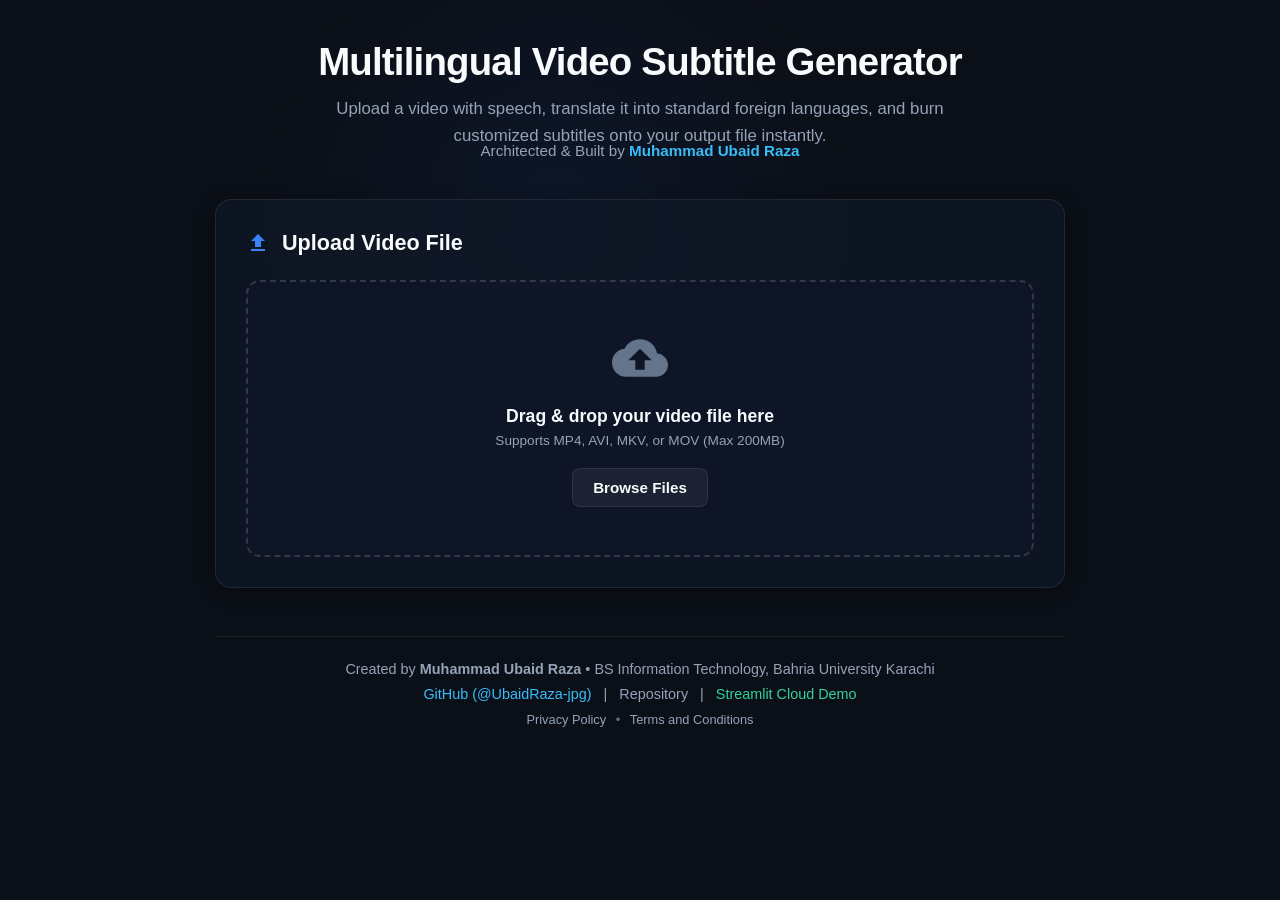
<file: frontend/index.html>
<!DOCTYPE html>
<html lang="en">
<head>
    <meta charset="UTF-8">
    <meta name="viewport" content="width=device-width, initial-scale=1.0">
    
    <!-- Primary Technical SEO Metadata -->
    <title>Multilingual Video Subtitle Generator | Muhammad Ubaid Raza</title>
    <meta name="google-site-verification" content="F4UPs5_wAIRRVZsRCsarLixdst_ftJ0lkG1vt6UvcyQ" />
    <meta name="description" content="AI-powered Multilingual Video Subtitle Generator developed by Muhammad Ubaid Raza. Transcribe, translate, edit timelines, and hardcode customizable subtitles into videos using Whisper, FFmpeg, Streamlit, and FastAPI.">
    <meta name="keywords" content="Muhammad Ubaid Raza, UbaidRaza-jpg, Multilingual Video Subtitle Generator, AI Subtitles, Whisper Transcription, Video Subtitle Editor, Streamlit Subtitle App, FFmpeg Subtitles, Python Subtitle Generator">
    <meta name="author" content="Muhammad Ubaid Raza">
    <meta name="robots" content="index, follow">
    <link rel="canonical" href="https://built-by-ubaid-multilingual-video-subtitle-generator.streamlit.app/">
    <link rel="icon" type="image/svg+xml" href="favicon.svg">

    <!-- Open Graph Metadata -->
    <meta property="og:type" content="website">
    <meta property="og:title" content="Multilingual Video Subtitle Generator | Muhammad Ubaid Raza">
    <meta property="og:description" content="AI-powered tool to transcribe, translate, edit timelines, and burn subtitles into videos. Created by Muhammad Ubaid Raza.">
    <meta property="og:url" content="https://built-by-ubaid-multilingual-video-subtitle-generator.streamlit.app/">
    <meta property="og:site_name" content="Muhammad Ubaid Raza Portfolio">

    <!-- Twitter Card Metadata -->
    <meta name="twitter:card" content="summary_large_image">
    <meta name="twitter:title" content="Multilingual Video Subtitle Generator | Muhammad Ubaid Raza">
    <meta name="twitter:description" content="AI-powered video subtitle transcription and translation tool by Muhammad Ubaid Raza.">
    <meta name="twitter:creator" content="@UbaidRaza-jpg">

    <!-- Schema.org JSON-LD Structured Data Graph -->
    <script type="application/ld+json">
    {
      "@context": "https://schema.org",
      "@graph": [
        {
          "@type": "Person",
          "@id": "https://github.com/UbaidRaza-jpg#person",
          "name": "Muhammad Ubaid Raza",
          "alternateName": ["UbaidRaza-jpg", "Ubaid Raza"],
          "jobTitle": "Software Developer & AI Engineer",
          "alumniOf": {
            "@type": "EducationalOrganization",
            "name": "Bahria University Karachi"
          },
          "url": "https://github.com/UbaidRaza-jpg",
          "sameAs": [
            "https://github.com/UbaidRaza-jpg",
            "https://www.linkedin.com/in/",
            "https://built-by-ubaid-multilingual-video-subtitle-generator.streamlit.app/"
          ],
          "knowsAbout": [
            "Artificial Intelligence",
            "Python Software Engineering",
            "Video Subtitle Processing",
            "Speech Recognition",
            "FastAPI & Streamlit",
            "C++ Programming"
          ]
        },
        {
          "@type": "SoftwareApplication",
          "@id": "https://github.com/UbaidRaza-jpg/Multilingual-Video-Subtitle-Generator#software",
          "name": "Multilingual Video Subtitle Generator",
          "operatingSystem": "Cross-platform (Linux, Windows, macOS, Web)",
          "applicationCategory": "MultimediaApplication",
          "description": "AI-powered web application for speech-to-text video transcription, translation, interactive segment editing, and customizable subtitle hardcoding.",
          "url": "https://built-by-ubaid-multilingual-video-subtitle-generator.streamlit.app/",
          "codeRepository": "https://github.com/UbaidRaza-jpg/Multilingual-Video-Subtitle-Generator",
          "author": {
            "@type": "Person",
            "@id": "https://github.com/UbaidRaza-jpg#person",
            "name": "Muhammad Ubaid Raza"
          }
        }
      ]
    }
    </script>

    <link rel="stylesheet" href="styles.css">
</head>
<body>
    <div class="container">
        <!-- Hero Header -->
        <header class="hero-header">
            <h1 class="hero-title">Multilingual Video Subtitle Generator</h1>
            <p class="hero-subtitle">Upload a video with speech, translate it into standard foreign languages, and burn customized subtitles onto your output file instantly.</p>
            <p class="hero-attribution" style="color: var(--text-secondary); font-size: 0.95rem; margin-top: -0.5rem; margin-bottom: 1.5rem;">
                Architected &amp; Built by <strong><a href="https://github.com/UbaidRaza-jpg" target="_blank" rel="noopener" style="color: #38BDF8; text-decoration: none;">Muhammad Ubaid Raza</a></strong>
            </p>
        </header>

        <!-- Main Workspace -->
        <main class="workspace">
            <!-- Phase 1: Upload Panel -->
            <section id="upload-panel" class="card">
                <div class="card-header">
                    <svg class="header-icon" viewBox="0 0 24 24"><path fill="currentColor" d="M9 16h6v-6h4l-7-7-7 7h4v6zm-4 2h14v2H5v-2z"/></svg>
                    <h2>Upload Video File</h2>
                </div>
                <div class="upload-dropzone" id="dropzone">
                    <input type="file" id="video-file-input" accept=".mp4,.avi,.mkv,.mov" style="display: none;">
                    <div class="dropzone-content">
                        <svg class="upload-large-icon" viewBox="0 0 24 24"><path fill="currentColor" d="M19.35 10.04C18.67 6.59 15.64 4 12 4 9.11 4 6.6 5.64 5.35 8.04 2.34 8.36 0 10.91 0 14c0 3.31 2.69 6 6 6h13c2.76 0 5-2.24 5-5 0-2.64-2.05-4.78-4.65-4.96zM14 13v4h-4v-4H7l5-5 5 5h-3z"/></svg>
                        <p class="dropzone-text-primary">Drag &amp; drop your video file here</p>
                        <p class="dropzone-text-secondary">Supports MP4, AVI, MKV, or MOV (Max 200MB)</p>
                        <button type="button" class="btn btn-secondary" onclick="document.getElementById('video-file-input').click()">Browse Files</button>
                    </div>
                </div>
                <div id="file-info" class="file-info-block" style="display: none;">
                    <svg class="file-icon" viewBox="0 0 24 24"><path fill="currentColor" d="M17 10.5V7c0-.55-.45-1-1-1H4c-.55 0-1 .45-1 1v10c0 .55.45 1 1 1h12c.55 0 1-.45 1-1v-3.5l4 4v-11l-4 4z"/></svg>
                    <span id="selected-file-name" class="file-name">video.mp4</span>
                    <button type="button" class="btn-icon" id="remove-file-btn" title="Remove video">
                        <svg viewBox="0 0 24 24"><path fill="currentColor" d="M19 6.41L17.59 5 12 10.59 6.41 5 5 6.41 10.59 12 5 17.59 6.41 19 12 13.41 17.59 19 19 17.59 13.41 12z"/></svg>
                    </button>
                </div>
            </section>

            <!-- Phase 2: Configuration Panel (Hidden by default, displayed after upload) -->
            <section id="config-panel" class="card" style="display: none;">
                <div class="card-header">
                    <svg class="header-icon" viewBox="0 0 24 24"><path fill="currentColor" d="M19.43 12.98c.04-.32.07-.64.07-.98s-.03-.66-.07-.98l2.11-1.65c.19-.15.24-.42.12-.64l-2-3.46c-.12-.22-.39-.3-.61-.22l-2.49 1c-.52-.4-1.08-.73-1.69-.98l-.38-2.65C14.46 2.18 14.25 2 14 2h-4c-.25 0-.46.18-.49.42l-.38 2.65c-.61.25-1.17.59-1.69.98l-2.49-1c-.23-.09-.49 0-.61.22l-2 3.46c-.13.22-.07.49.12.64l2.11 1.65c-.04.32-.07.65-.07.98s.03.66.07.98l-2.11 1.65c-.19.15-.24.42-.12.64l2 3.46c.12.22.39.3.61.22l2.49-1c.52.4 1.08.73 1.69.98l.38 2.65c.03.24.24.42.49.42h4c.25 0 .46-.18.49-.42l.38-2.65c.61-.25 1.17-.59 1.69-.98l2.49 1c.23.09.49 0 .61-.22l2-3.46c.12-.22.07-.49-.12-.64l-2.11-1.65zM12 15.5c-1.93 0-3.5-1.57-3.5-3.5s1.57-3.5 3.5-3.5 3.5 1.57 3.5 3.5-1.57 3.5-3.5 3.5z"/></svg>
                    <h2>Subtitle Settings &amp; Styling</h2>
                </div>

                <form id="config-form">
                    <!-- Styling Row 1 -->
                    <div class="form-grid-3">
                        <div class="form-group">
                            <label for="font-name-select">Font Name:</label>
                            <select id="font-name-select" class="form-control">
                                <option value="Arial" selected>Arial</option>
                                <option value="Arial Black">Arial Black</option>
                                <option value="Calibri">Calibri</option>
                                <option value="Comic Sans MS">Comic Sans MS</option>
                                <option value="Consolas">Consolas</option>
                                <option value="Courier New">Courier New</option>
                                <option value="Georgia">Georgia</option>
                                <option value="Impact">Impact</option>
                                <option value="Tahoma">Tahoma</option>
                                <option value="Times New Roman">Times New Roman</option>
                                <option value="Trebuchet MS">Trebuchet MS</option>
                                <option value="Verdana">Verdana</option>
                            </select>
                        </div>
                        <div class="form-group">
                            <label for="font-size-select">Font Size:</label>
                            <select id="font-size-select" class="form-control">
                                <option value="16">Small (16px)</option>
                                <option value="20" selected>Medium (20px)</option>
                                <option value="24">Large (24px)</option>
                                <option value="32">Extra Large (32px)</option>
                            </select>
                        </div>
                        <div class="form-group">
                            <label for="font-color-select">Font Color:</label>
                            <select id="font-color-select" class="form-control">
                                <option value="&amp;H00FFFFFF" selected>White</option>
                                <option value="&amp;H0000FFFF">Yellow</option>
                                <option value="&amp;H00FFFF00">Cyan</option>
                                <option value="&amp;H000000FF">Red</option>
                                <option value="&amp;H0000FF00">Green</option>
                                <option value="&amp;H00FF0000">Blue</option>
                            </select>
                        </div>
                    </div>

                    <!-- Full-Width Live Font Preview Block -->
                    <div class="font-preview-banner" id="font-preview-box">
                        <span id="font-preview-text">Arial Style Preview</span>
                    </div>

                    <!-- Styling Row 2 -->
                    <div class="form-grid-3">
                        <div class="form-group">
                            <label for="position-select">Position:</label>
                            <select id="position-select" class="form-control">
                                <optgroup label="Top Options">
                                    <option value="7">Top Left</option>
                                    <option value="8">Top Center</option>
                                    <option value="9">Top Right</option>
                                </optgroup>
                                <optgroup label="Middle Options">
                                    <option value="4">Middle Left</option>
                                    <option value="5">Middle Center</option>
                                    <option value="6">Middle Right</option>
                                </optgroup>
                                <optgroup label="Bottom Options">
                                    <option value="1">Bottom Left</option>
                                    <option value="2" selected>Bottom Center</option>
                                    <option value="3">Bottom Right</option>
                                </optgroup>
                            </select>
                        </div>
                        <div class="form-group">
                            <label for="bg-style-select">Subtitle Background Style:</label>
                            <select id="bg-style-select" class="form-control">
                                <option value="outline" selected>Standard Text Outline</option>
                                <option value="box">Netflix-Style Bounding Box</option>
                            </select>
                        </div>
                        <div class="form-group">
                            <label for="target-lang-select">Target Language:</label>
                            <select id="target-lang-select" class="form-control">
                                <option value="en" selected>English (Global)</option>
                                <option value="es">Spanish (Español)</option>
                                <option value="fr">French (Français)</option>
                                <option value="de">German (Deutsch)</option>
                                <option value="it">Italian (Italiano)</option>
                                <option value="pt">Portuguese (Português)</option>
                                <option value="zh-cn">Chinese (Simplified)</option>
                                <option value="ja">Japanese (日本語)</option>
                                <option value="ur">Urdu (اردو)</option>
                                <option value="ar">Arabic (العربية)</option>
                                <option value="hi">Hindi (हिन्दी)</option>
                                <option value="ru">Russian (Русский)</option>
                            </select>
                        </div>
                    </div>

                    <!-- Row 3: Advanced Settings -->
                    <div class="form-grid-3">
                        <div class="form-group">
                            <label for="accuracy-select">Accuracy:</label>
                            <select id="accuracy-select" class="form-control">
                                <option value="base" selected>Fast / Standard Accuracy (Recommended)</option>
                                <option value="small">High Accuracy (Requires More RAM)</option>
                            </select>
                        </div>
                        <div class="form-group">
                            <label for="resolution-select">Export Resolution:</label>
                            <select id="resolution-select" class="form-control">
                                <option value="original" selected>Original Resolution (Fastest)</option>
                                <option value="720p">Standard HD (720p)</option>
                                <option value="480p">Mobile Optimized (480p)</option>
                            </select>
                        </div>
                        <div class="form-group">
                            <label for="timing-select">Subtitle Timing Layout:</label>
                            <select id="timing-select" class="form-control">
                                <option value="line_by_line" selected>Line by Line</option>
                                <option value="word_by_word">Word by Word</option>
                            </select>
                        </div>
                    </div>

                    <!-- Row 4: Optional Configs -->
                    <div class="form-grid-2">
                        <div class="form-group">
                            <label for="email-input">Email Notification (Optional):</label>
                            <input type="email" id="email-input" class="form-control" placeholder="Enter email to get notified when ready">
                        </div>
                        <div class="form-group flex-row-align">
                            <input type="checkbox" id="bilingual-checkbox" class="checkbox-control">
                            <label for="bilingual-checkbox" class="checkbox-label">Enable Bilingual Subtitles (Stack Original + Translation)</label>
                        </div>
                    </div>

                    <div class="action-bar">
                        <button type="button" id="prepare-subtitles-btn" class="btn btn-primary">Prepare &amp; Edit Subtitles</button>
                    </div>
                </form>
            </section>

            <!-- Phase 3: Interactive Timeline Editor Panel (Hidden by default) -->
            <section id="editor-panel" class="card" style="display: none;">
                <div class="card-header justify-between">
                    <div class="flex-align">
                        <svg class="header-icon" viewBox="0 0 24 24"><path fill="currentColor" d="M3 17.25V21h3.75L17.81 9.94l-3.75-3.75L3 17.25zM20.71 7.04c.39-.39.39-1.02 0-1.41l-2.34-2.34c-.39-.39-1.02-.39-1.41 0l-1.83 1.83 3.75 3.75 1.83-1.83z"/></svg>
                        <h2>Edit Subtitle Timelines</h2>
                    </div>
                    <button type="button" class="btn btn-secondary btn-sm" id="editor-reconfigure-btn">Adjust Styling Options</button>
                </div>
                <p class="editor-instructions">Review and modify the generated segments below. You can correct timestamps or edit subtitle lines before producing the final burned video.</p>
                
                <!-- Dynamic Editor Timeline Container -->
                <div id="timeline-list" class="timeline-list">
                    <!-- Segment items will be inserted here dynamically -->
                </div>

                <div class="action-bar border-top">
                    <button type="button" id="start-over-editor-btn" class="btn btn-danger">Start Over</button>
                    <button type="button" id="generate-video-btn" class="btn btn-primary">Generate Subtitled Video</button>
                </div>
            </section>

            <!-- Phase 4: Download Dialogue (Hidden by default) -->
            <section id="download-panel" class="card" style="display: none;">
                <div class="card-header">
                    <svg class="header-icon" viewBox="0 0 24 24"><path fill="currentColor" d="M19.35 10.04C18.67 6.59 15.64 4 12 4 9.11 4 6.6 5.64 5.35 8.04 2.34 8.36 0 10.91 0 14c0 3.31 2.69 6 6 6h13c2.76 0 5-2.24 5-5 0-2.64-2.05-4.78-4.65-4.96zM17 13l-5 5-5-5h3V9h4v4h3z"/></svg>
                    <h2>Your Files are Ready!</h2>
                </div>
                <div class="download-content">
                    <div class="download-preview-success">
                        <svg class="success-check-icon" viewBox="0 0 24 24"><path fill="currentColor" d="M9 16.17L4.83 12l-1.42 1.41L9 19 21 7l-1.41-1.41z"/></svg>
                        <p class="success-text">Subtitled video was compiled successfully!</p>
                    </div>

                    <div class="download-actions">
                        <a href="#" id="download-video-link" class="btn btn-success flex-center" download>
                            <svg class="btn-icon-inside" viewBox="0 0 24 24"><path fill="currentColor" d="M19.35 10.04C18.67 6.59 15.64 4 12 4 9.11 4 6.6 5.64 5.35 8.04 2.34 8.36 0 10.91 0 14c0 3.31 2.69 6 6 6h13c2.76 0 5-2.24 5-5 0-2.64-2.05-4.78-4.65-4.96zM17 13l-5 5-5-5h3V9h4v4h3z"/></svg>
                            Download Subtitled Video (.MP4)
                        </a>
                        <button type="button" id="download-srt-btn" class="btn btn-secondary flex-center">
                            <svg class="btn-icon-inside" viewBox="0 0 24 24"><path fill="currentColor" d="M14 2H6c-1.1 0-1.99.9-1.99 2L4 20c0 1.1.89 2 1.99 2H18c1.1 0 2-.9 2-2V8l-6-6zm2 16H8v-2h8v2zm0-4H8v-2h8v2zm-3-5V3.5L18.5 9H13z"/></svg>
                            Download Subtitle File (.SRT)
                        </button>
                    </div>

                    <div class="action-bar border-top" style="justify-content: space-between;">
                        <button type="button" id="edit-styles-back-btn" class="btn btn-secondary">Edit Styling Options</button>
                        <button type="button" id="upload-another-btn" class="btn btn-danger">Upload Another Video</button>
                    </div>
                </div>
            </section>
        </main>

        <!-- Developer Attribution & Legal Footer -->
        <footer style="margin-top: 3rem; padding: 1.5rem 0; text-align: center; border-top: 1px solid rgba(255,255,255,0.08); color: #94A3B8; font-size: 0.9rem;">
            <p style="margin-bottom: 0.6rem;">
                Created by <strong>Muhammad Ubaid Raza</strong> &bull; BS Information Technology, Bahria University Karachi
            </p>
            <p style="margin-bottom: 0.6rem;">
                <a href="https://github.com/UbaidRaza-jpg" target="_blank" rel="noopener" style="color: #38BDF8; margin: 0 8px; text-decoration: none;">GitHub (@UbaidRaza-jpg)</a> |
                <a href="https://github.com/UbaidRaza-jpg/Multilingual-Video-Subtitle-Generator" target="_blank" rel="noopener" style="color: #94A3B8; margin: 0 8px; text-decoration: none;">Repository</a> |
                <a href="https://built-by-ubaid-multilingual-video-subtitle-generator.streamlit.app/" target="_blank" rel="noopener" style="color: #34D399; margin: 0 8px; text-decoration: none;">Streamlit Cloud Demo</a>
            </p>
            <p style="font-size: 0.8rem; color: #64748B;">
                <a href="privacy.html" style="color: #94A3B8; text-decoration: none; margin: 0 6px;">Privacy Policy</a> &bull;
                <a href="terms.html" style="color: #94A3B8; text-decoration: none; margin: 0 6px;">Terms and Conditions</a>
            </p>
        </footer>
    </div>

    <!-- Live Processing Spinner Modal -->
    <div id="loading-overlay" class="modal-overlay" style="display: none;">
        <div class="loader-container">
            <div class="clean-spinner"></div>
            <div class="loader-title" id="loading-title">Processing</div>
            <div class="loader-subtitle" id="loading-subtitle">Please wait while the server processes your request...</div>
        </div>
    </div>

    <script src="main.js"></script>
</body>
</html>
</file>
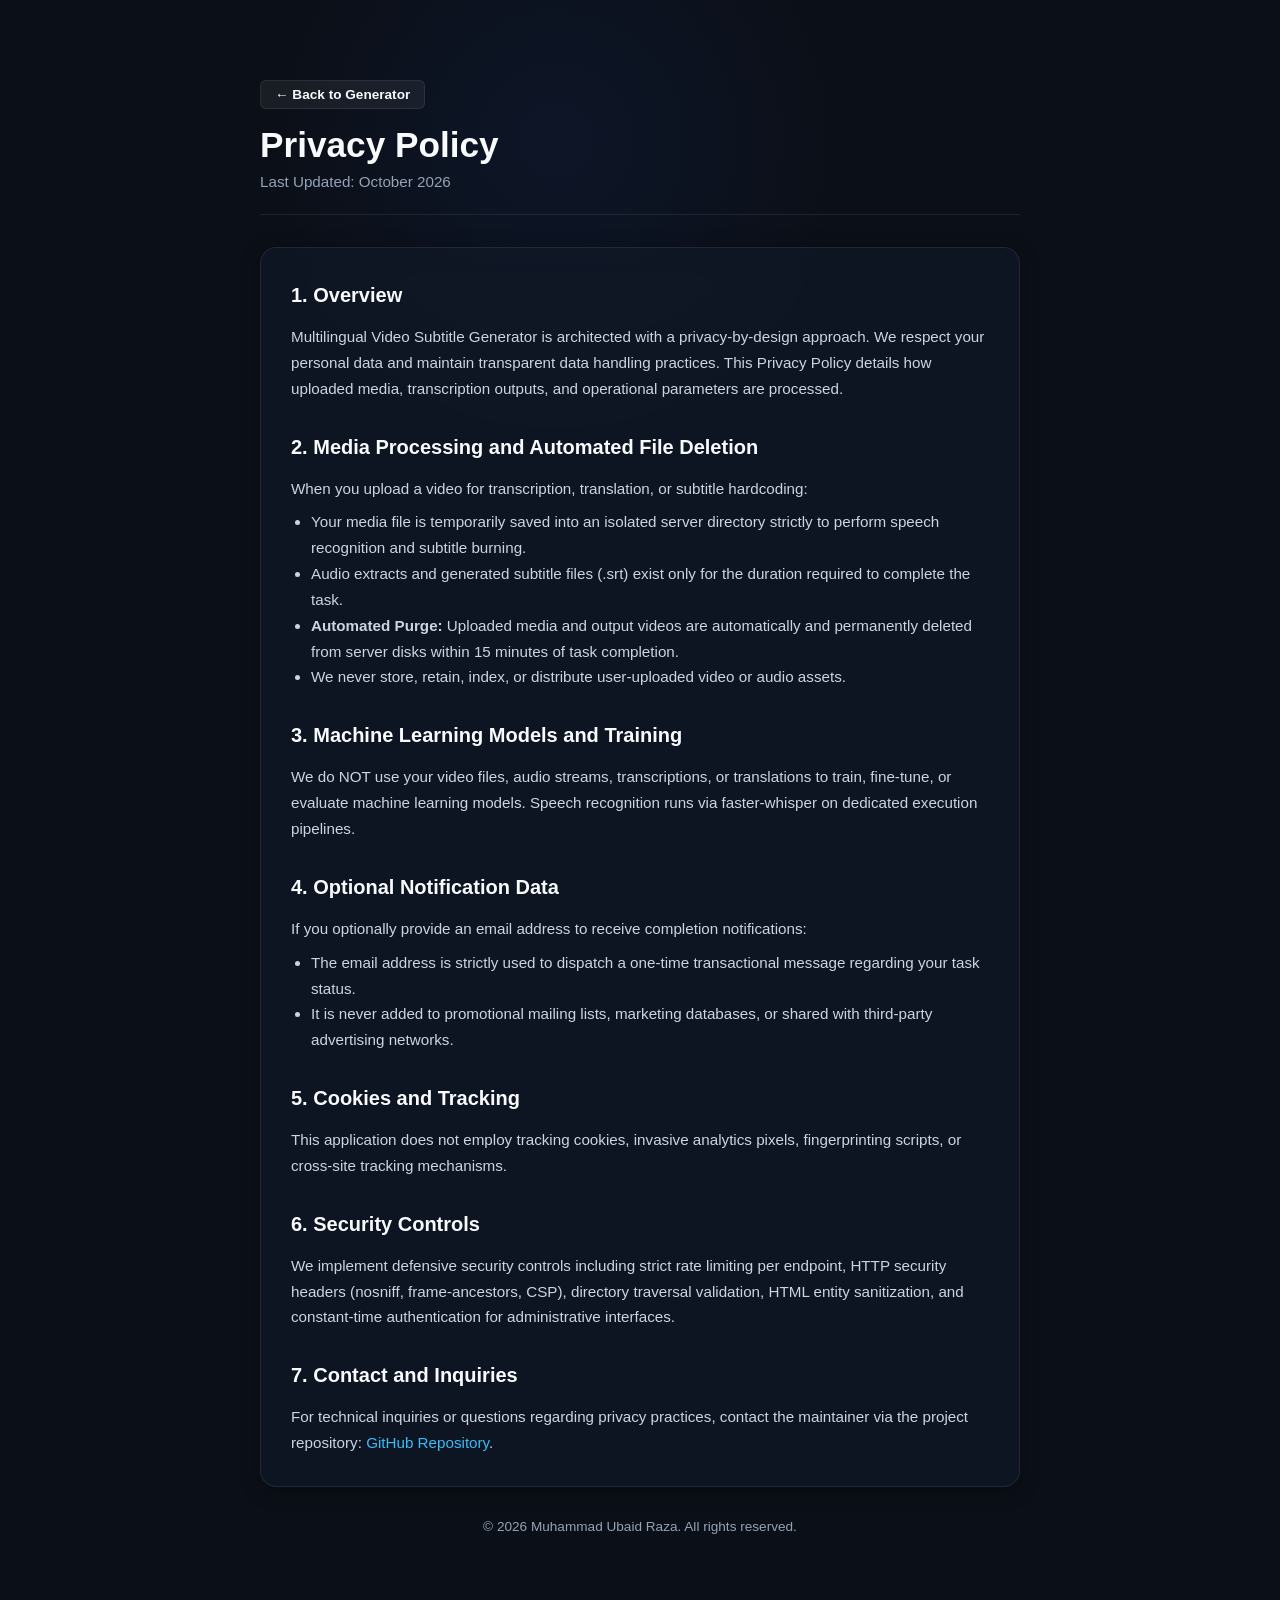
<file: frontend/privacy.html>
<!DOCTYPE html>
<html lang="en">
<head>
    <meta charset="UTF-8">
    <meta name="viewport" content="width=device-width, initial-scale=1.0">
    <title>Privacy Policy - Multilingual Video Subtitle Generator</title>
    <meta name="description" content="Privacy Policy for Multilingual Video Subtitle Generator. Learn how user video files, transcription data, and optional notification details are protected.">
    <link rel="icon" type="image/svg+xml" href="favicon.svg">
    <link rel="stylesheet" href="styles.css">
</head>
<body>
    <div class="container" style="max-width: 800px; padding: 40px 20px;">
        <header style="margin-bottom: 32px; border-bottom: 1px solid var(--border-color); padding-bottom: 24px;">
            <a href="index.html" class="btn btn-secondary btn-sm" style="margin-bottom: 16px; display: inline-flex;">&larr; Back to Generator</a>
            <h1 style="font-family: var(--font-heading); font-size: 2.2rem; font-weight: 700; color: #F8FAFC; margin-bottom: 8px;">Privacy Policy</h1>
            <p style="color: var(--text-secondary); font-size: 0.95rem;">Last Updated: October 2026</p>
        </header>

        <main class="card" style="line-height: 1.7; color: #CBD5E1; font-size: 0.95rem;">
            <section style="margin-bottom: 28px;">
                <h2 style="font-size: 1.25rem; color: #F8FAFC; margin-bottom: 12px; font-weight: 600;">1. Overview</h2>
                <p>
                    Multilingual Video Subtitle Generator is architected with a privacy-by-design approach. We respect your personal data and maintain transparent data handling practices. This Privacy Policy details how uploaded media, transcription outputs, and operational parameters are processed.
                </p>
            </section>

            <section style="margin-bottom: 28px;">
                <h2 style="font-size: 1.25rem; color: #F8FAFC; margin-bottom: 12px; font-weight: 600;">2. Media Processing and Automated File Deletion</h2>
                <p>
                    When you upload a video for transcription, translation, or subtitle hardcoding:
                </p>
                <ul style="margin-left: 20px; margin-top: 8px; margin-bottom: 8px;">
                    <li>Your media file is temporarily saved into an isolated server directory strictly to perform speech recognition and subtitle burning.</li>
                    <li>Audio extracts and generated subtitle files (.srt) exist only for the duration required to complete the task.</li>
                    <li><strong>Automated Purge:</strong> Uploaded media and output videos are automatically and permanently deleted from server disks within 15 minutes of task completion.</li>
                    <li>We never store, retain, index, or distribute user-uploaded video or audio assets.</li>
                </ul>
            </section>

            <section style="margin-bottom: 28px;">
                <h2 style="font-size: 1.25rem; color: #F8FAFC; margin-bottom: 12px; font-weight: 600;">3. Machine Learning Models and Training</h2>
                <p>
                    We do NOT use your video files, audio streams, transcriptions, or translations to train, fine-tune, or evaluate machine learning models. Speech recognition runs via faster-whisper on dedicated execution pipelines.
                </p>
            </section>

            <section style="margin-bottom: 28px;">
                <h2 style="font-size: 1.25rem; color: #F8FAFC; margin-bottom: 12px; font-weight: 600;">4. Optional Notification Data</h2>
                <p>
                    If you optionally provide an email address to receive completion notifications:
                </p>
                <ul style="margin-left: 20px; margin-top: 8px; margin-bottom: 8px;">
                    <li>The email address is strictly used to dispatch a one-time transactional message regarding your task status.</li>
                    <li>It is never added to promotional mailing lists, marketing databases, or shared with third-party advertising networks.</li>
                </ul>
            </section>

            <section style="margin-bottom: 28px;">
                <h2 style="font-size: 1.25rem; color: #F8FAFC; margin-bottom: 12px; font-weight: 600;">5. Cookies and Tracking</h2>
                <p>
                    This application does not employ tracking cookies, invasive analytics pixels, fingerprinting scripts, or cross-site tracking mechanisms.
                </p>
            </section>

            <section style="margin-bottom: 28px;">
                <h2 style="font-size: 1.25rem; color: #F8FAFC; margin-bottom: 12px; font-weight: 600;">6. Security Controls</h2>
                <p>
                    We implement defensive security controls including strict rate limiting per endpoint, HTTP security headers (nosniff, frame-ancestors, CSP), directory traversal validation, HTML entity sanitization, and constant-time authentication for administrative interfaces.
                </p>
            </section>

            <section>
                <h2 style="font-size: 1.25rem; color: #F8FAFC; margin-bottom: 12px; font-weight: 600;">7. Contact and Inquiries</h2>
                <p>
                    For technical inquiries or questions regarding privacy practices, contact the maintainer via the project repository: 
                    <a href="https://github.com/UbaidRaza-jpg/Multilingual-Video-Subtitle-Generator" target="_blank" rel="noopener" style="color: #38BDF8; text-decoration: none;">GitHub Repository</a>.
                </p>
            </section>
        </main>

        <footer style="margin-top: 32px; text-align: center; color: var(--text-secondary); font-size: 0.85rem;">
            <p>&copy; 2026 Muhammad Ubaid Raza. All rights reserved.</p>
        </footer>
    </div>
</body>
</html>
</file>
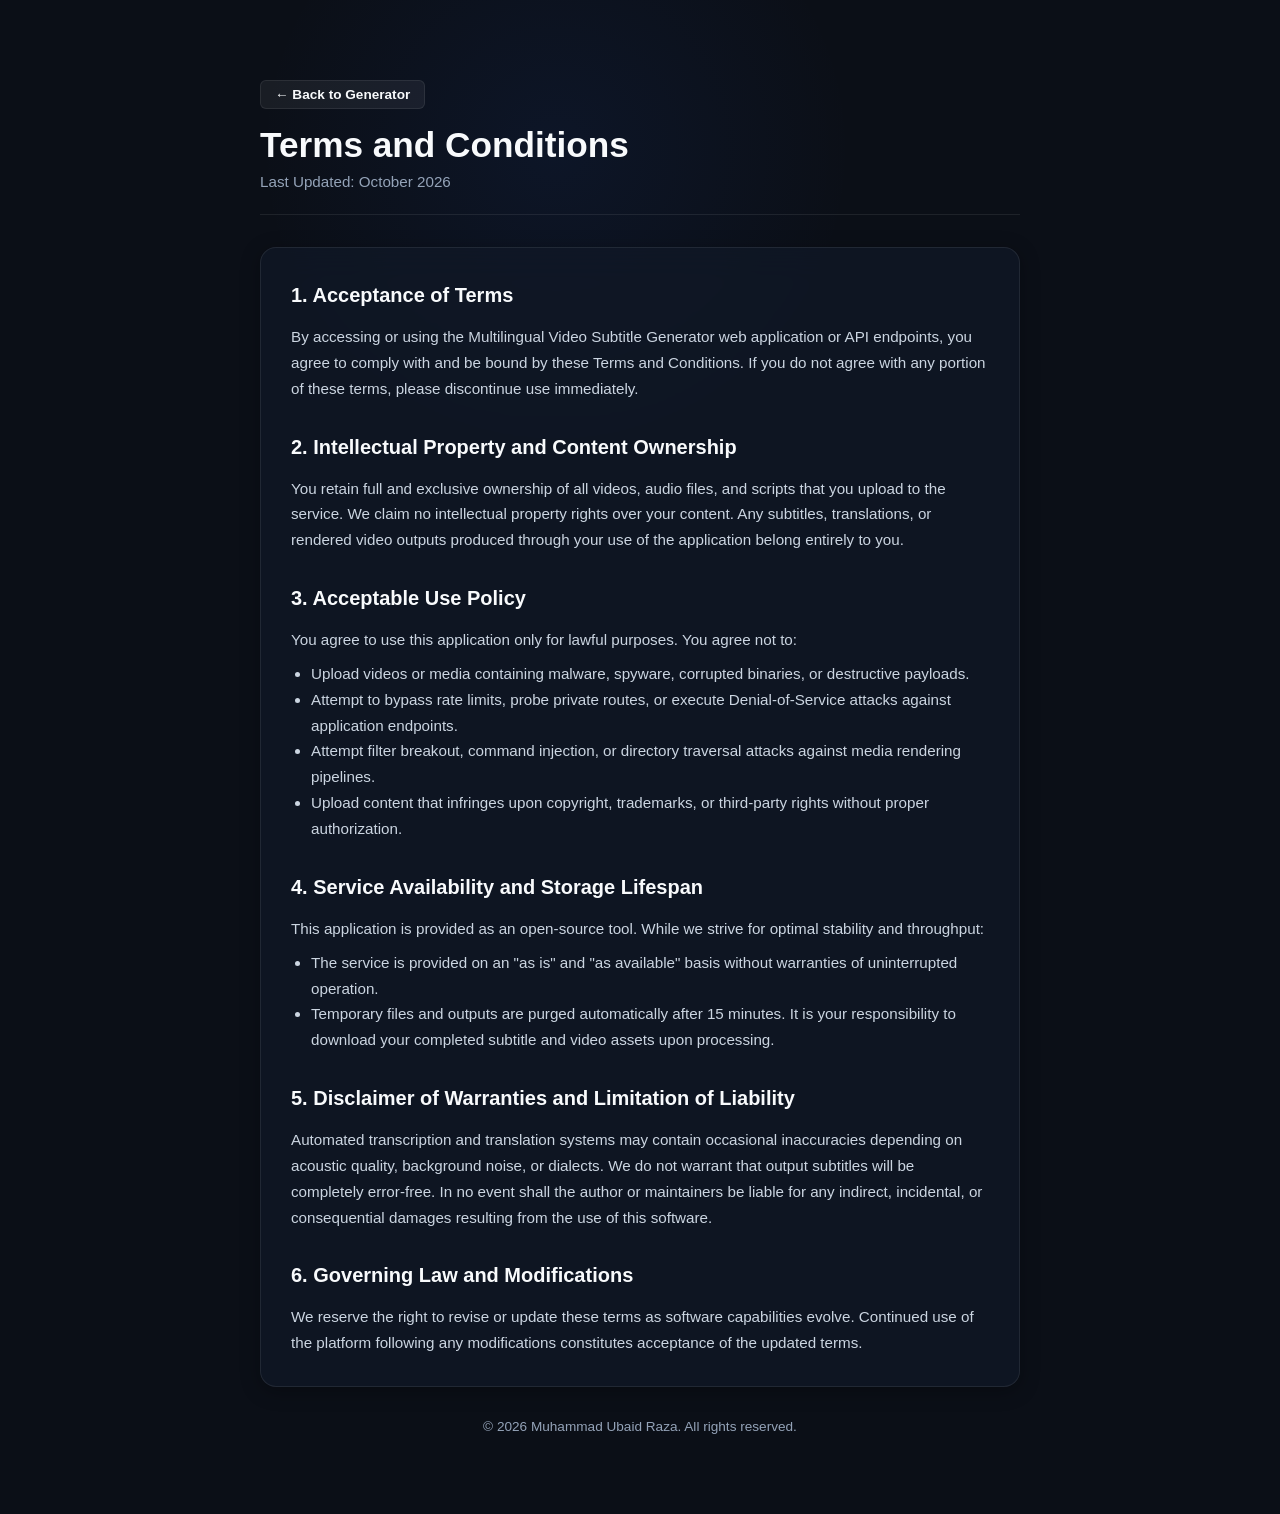
<file: frontend/terms.html>
<!DOCTYPE html>
<html lang="en">
<head>
    <meta charset="UTF-8">
    <meta name="viewport" content="width=device-width, initial-scale=1.0">
    <title>Terms and Conditions - Multilingual Video Subtitle Generator</title>
    <meta name="description" content="Terms and Conditions for Multilingual Video Subtitle Generator. Rules, acceptable use, ownership, and service guidelines.">
    <link rel="icon" type="image/svg+xml" href="favicon.svg">
    <link rel="stylesheet" href="styles.css">
</head>
<body>
    <div class="container" style="max-width: 800px; padding: 40px 20px;">
        <header style="margin-bottom: 32px; border-bottom: 1px solid var(--border-color); padding-bottom: 24px;">
            <a href="index.html" class="btn btn-secondary btn-sm" style="margin-bottom: 16px; display: inline-flex;">&larr; Back to Generator</a>
            <h1 style="font-family: var(--font-heading); font-size: 2.2rem; font-weight: 700; color: #F8FAFC; margin-bottom: 8px;">Terms and Conditions</h1>
            <p style="color: var(--text-secondary); font-size: 0.95rem;">Last Updated: October 2026</p>
        </header>

        <main class="card" style="line-height: 1.7; color: #CBD5E1; font-size: 0.95rem;">
            <section style="margin-bottom: 28px;">
                <h2 style="font-size: 1.25rem; color: #F8FAFC; margin-bottom: 12px; font-weight: 600;">1. Acceptance of Terms</h2>
                <p>
                    By accessing or using the Multilingual Video Subtitle Generator web application or API endpoints, you agree to comply with and be bound by these Terms and Conditions. If you do not agree with any portion of these terms, please discontinue use immediately.
                </p>
            </section>

            <section style="margin-bottom: 28px;">
                <h2 style="font-size: 1.25rem; color: #F8FAFC; margin-bottom: 12px; font-weight: 600;">2. Intellectual Property and Content Ownership</h2>
                <p>
                    You retain full and exclusive ownership of all videos, audio files, and scripts that you upload to the service. We claim no intellectual property rights over your content. Any subtitles, translations, or rendered video outputs produced through your use of the application belong entirely to you.
                </p>
            </section>

            <section style="margin-bottom: 28px;">
                <h2 style="font-size: 1.25rem; color: #F8FAFC; margin-bottom: 12px; font-weight: 600;">3. Acceptable Use Policy</h2>
                <p>
                    You agree to use this application only for lawful purposes. You agree not to:
                </p>
                <ul style="margin-left: 20px; margin-top: 8px; margin-bottom: 8px;">
                    <li>Upload videos or media containing malware, spyware, corrupted binaries, or destructive payloads.</li>
                    <li>Attempt to bypass rate limits, probe private routes, or execute Denial-of-Service attacks against application endpoints.</li>
                    <li>Attempt filter breakout, command injection, or directory traversal attacks against media rendering pipelines.</li>
                    <li>Upload content that infringes upon copyright, trademarks, or third-party rights without proper authorization.</li>
                </ul>
            </section>

            <section style="margin-bottom: 28px;">
                <h2 style="font-size: 1.25rem; color: #F8FAFC; margin-bottom: 12px; font-weight: 600;">4. Service Availability and Storage Lifespan</h2>
                <p>
                    This application is provided as an open-source tool. While we strive for optimal stability and throughput:
                </p>
                <ul style="margin-left: 20px; margin-top: 8px; margin-bottom: 8px;">
                    <li>The service is provided on an "as is" and "as available" basis without warranties of uninterrupted operation.</li>
                    <li>Temporary files and outputs are purged automatically after 15 minutes. It is your responsibility to download your completed subtitle and video assets upon processing.</li>
                </ul>
            </section>

            <section style="margin-bottom: 28px;">
                <h2 style="font-size: 1.25rem; color: #F8FAFC; margin-bottom: 12px; font-weight: 600;">5. Disclaimer of Warranties and Limitation of Liability</h2>
                <p>
                    Automated transcription and translation systems may contain occasional inaccuracies depending on acoustic quality, background noise, or dialects. We do not warrant that output subtitles will be completely error-free. In no event shall the author or maintainers be liable for any indirect, incidental, or consequential damages resulting from the use of this software.
                </p>
            </section>

            <section>
                <h2 style="font-size: 1.25rem; color: #F8FAFC; margin-bottom: 12px; font-weight: 600;">6. Governing Law and Modifications</h2>
                <p>
                    We reserve the right to revise or update these terms as software capabilities evolve. Continued use of the platform following any modifications constitutes acceptance of the updated terms.
                </p>
            </section>
        </main>

        <footer style="margin-top: 32px; text-align: center; color: var(--text-secondary); font-size: 0.85rem;">
            <p>&copy; 2026 Muhammad Ubaid Raza. All rights reserved.</p>
        </footer>
    </div>
</body>
</html>
</file>
<file: frontend/styles.css>
/* Global CSS Reset & Design Tokens */
:root {
    --bg-color: #0B0F17;
    --card-bg: rgba(17, 24, 39, 0.75);
    --border-color: rgba(255, 255, 255, 0.08);
    --primary-color: #2563EB;
    --primary-hover: #1D4ED8;
    --primary-active: #1E40AF;
    --danger-color: #DC2626;
    --danger-hover: #B91C1C;
    --success-color: #059669;
    --success-hover: #047857;
    --text-primary: #F8FAFC;
    --text-secondary: #94A3B8;
    --text-muted: #64748B;
    --font-heading: 'Plus Jakarta Sans', -apple-system, BlinkMacSystemFont, sans-serif;
    --font-body: 'Outfit', -apple-system, BlinkMacSystemFont, sans-serif;
}

@import url('https://fonts.googleapis.com/css2?family=Outfit:wght@300;400;500;600;700&family=Plus+Jakarta+Sans:wght@400;600;700;800&display=swap');

* {
    margin: 0;
    padding: 0;
    box-sizing: border-box;
}

body {
    background-color: var(--bg-color);
    color: var(--text-primary);
    font-family: var(--font-body);
    min-height: 100vh;
    display: flex;
    justify-content: center;
    align-items: flex-start;
    padding: 40px 20px;
    overflow-x: hidden;
    position: relative;
}

/* Subtle, neutral backdrop illumination */
body::before {
    content: '';
    position: absolute;
    top: -10%;
    left: 20%;
    width: 600px;
    height: 600px;
    background: radial-gradient(circle, rgba(37, 99, 235, 0.08) 0%, rgba(37, 99, 235, 0) 70%);
    z-index: -1;
    pointer-events: none;
}

.container {
    width: 100%;
    max-width: 850px;
    margin: 0 auto;
    z-index: 1;
}

/* Hero Header */
.hero-header {
    text-align: center;
    margin-bottom: 40px;
}

.hero-title {
    font-family: var(--font-heading);
    font-weight: 800;
    font-size: 2.4rem;
    letter-spacing: -0.8px;
    color: #F8FAFC;
    margin-bottom: 12px;
}

.hero-subtitle {
    font-size: 1.05rem;
    color: var(--text-secondary);
    font-weight: 300;
    line-height: 1.6;
    max-width: 650px;
    margin: 0 auto;
}

/* Cards */
.card {
    background-color: var(--card-bg);
    border: 1px solid var(--border-color);
    border-radius: 16px;
    box-shadow: 0 4px 20px rgba(0, 0, 0, 0.3);
    padding: 30px;
    margin-bottom: 30px;
    backdrop-filter: blur(16px);
}

.card-header {
    display: flex;
    align-items: center;
    margin-bottom: 24px;
    gap: 12px;
}

.card-header h2 {
    font-family: var(--font-heading);
    font-size: 1.35rem;
    font-weight: 700;
    color: var(--text-primary);
}

.header-icon {
    width: 24px;
    height: 24px;
    color: #3B82F6;
}

.flex-align {
    display: flex;
    align-items: center;
    gap: 12px;
}

.justify-between {
    justify-content: space-between;
}

/* Upload Dropzone styling */
.upload-dropzone {
    background: rgba(15, 23, 42, 0.6);
    border: 2px dashed rgba(255, 255, 255, 0.15);
    border-radius: 14px;
    padding: 48px 24px;
    text-align: center;
    cursor: pointer;
    transition: border-color 0.2s ease, background-color 0.2s ease;
}

.upload-dropzone:hover, .upload-dropzone.dragover {
    border-color: #3B82F6;
    background: rgba(15, 23, 42, 0.85);
}

.upload-large-icon {
    width: 56px;
    height: 56px;
    color: var(--text-muted);
    margin-bottom: 16px;
    transition: color 0.2s ease;
}

.upload-dropzone:hover .upload-large-icon {
    color: #3B82F6;
}

.dropzone-text-primary {
    font-size: 1.1rem;
    font-weight: 600;
    margin-bottom: 6px;
    color: #F8FAFC;
}

.dropzone-text-secondary {
    font-size: 0.85rem;
    color: var(--text-secondary);
    margin-bottom: 20px;
}

/* File Info Block */
.file-info-block {
    display: flex;
    align-items: center;
    background: rgba(37, 99, 235, 0.08);
    border: 1px solid rgba(37, 99, 235, 0.25);
    border-radius: 10px;
    padding: 12px 18px;
    margin-top: 20px;
    justify-content: space-between;
}

.file-icon {
    width: 20px;
    height: 20px;
    color: #3B82F6;
}

.file-name {
    font-size: 0.95rem;
    font-weight: 500;
    margin-left: 10px;
    flex-grow: 1;
    overflow: hidden;
    text-overflow: ellipsis;
    white-space: nowrap;
}

/* Forms layout */
.form-grid-3 {
    display: grid;
    grid-template-columns: repeat(3, 1fr);
    gap: 20px;
    margin-bottom: 20px;
}

.form-grid-2 {
    display: grid;
    grid-template-columns: repeat(2, 1fr);
    gap: 20px;
    margin-bottom: 20px;
}

.form-group {
    display: flex;
    flex-direction: column;
    gap: 8px;
}

.form-group label {
    font-size: 0.85rem;
    font-weight: 500;
    color: var(--text-secondary);
}

.form-control {
    background-color: #111827;
    border: 1px solid rgba(255, 255, 255, 0.1);
    border-radius: 8px;
    color: var(--text-primary);
    padding: 10px 14px;
    font-size: 0.95rem;
    font-family: var(--font-body);
    width: 100%;
    outline: none;
    transition: border-color 0.2s ease, box-shadow 0.2s ease;
}

.form-control:focus {
    border-color: #3B82F6;
    box-shadow: 0 0 0 2px rgba(59, 130, 246, 0.2);
}

/* Custom styled checkbox row */
.flex-row-align {
    flex-direction: row;
    align-items: center;
    gap: 12px;
    height: 100%;
    padding-top: 15px;
}

.checkbox-control {
    width: 18px;
    height: 18px;
    accent-color: var(--primary-color);
    cursor: pointer;
}

.checkbox-label {
    cursor: pointer;
    font-size: 0.9rem !important;
    color: var(--text-primary) !important;
}

/* Full Width Live Font Preview Box */
.font-preview-banner {
    background-color: #0F172A;
    padding: 14px 20px;
    border-radius: 8px;
    border: 1px solid rgba(255, 255, 255, 0.08);
    text-align: center;
    margin: 20px 0;
    width: 100%;
}

.font-preview-banner span {
    font-size: 1.25rem;
    color: #F8FAFC;
    font-weight: 600;
}

/* Action and Buttons */
.action-bar {
    display: flex;
    justify-content: flex-end;
    gap: 15px;
    margin-top: 30px;
}

.border-top {
    border-top: 1px solid var(--border-color);
    padding-top: 24px;
}

.btn {
    display: inline-flex;
    align-items: center;
    justify-content: center;
    padding: 10px 20px;
    border-radius: 8px;
    font-weight: 600;
    font-size: 0.95rem;
    font-family: var(--font-body);
    border: 1px solid transparent;
    cursor: pointer;
    transition: background-color 0.2s ease, border-color 0.2s ease;
    text-decoration: none;
}

.btn-sm {
    padding: 6px 14px;
    font-size: 0.85rem;
    border-radius: 6px;
}

.btn-primary {
    background: var(--primary-color);
    color: #FFFFFF;
    border-color: rgba(255, 255, 255, 0.1);
    box-shadow: 0 1px 2px rgba(0, 0, 0, 0.2);
}

.btn-primary:hover {
    background: var(--primary-hover);
    border-color: rgba(255, 255, 255, 0.2);
}

.btn-primary:active {
    background: var(--primary-active);
}

.btn-secondary {
    background: rgba(255, 255, 255, 0.06);
    color: var(--text-primary);
    border: 1px solid var(--border-color);
}

.btn-secondary:hover {
    background: rgba(255, 255, 255, 0.12);
    border-color: rgba(255, 255, 255, 0.18);
}

.btn-danger {
    background: var(--danger-color);
    color: #FFFFFF;
}

.btn-danger:hover {
    background: var(--danger-hover);
}

.btn-success {
    background: var(--success-color);
    color: #FFFFFF;
}

.btn-success:hover {
    background: var(--success-hover);
}

.btn-icon {
    background: none;
    border: none;
    color: var(--text-secondary);
    cursor: pointer;
    display: inline-flex;
    align-items: center;
    justify-content: center;
    width: 32px;
    height: 32px;
    border-radius: 6px;
    transition: background-color 0.2s ease, color 0.2s ease;
}

.btn-icon:hover {
    background: rgba(255, 255, 255, 0.1);
    color: #EF4444;
}

.btn-icon svg {
    width: 18px;
    height: 18px;
}

.btn-icon-inside {
    width: 18px;
    height: 18px;
    margin-right: 8px;
}

.flex-center {
    display: flex;
    justify-content: center;
    align-items: center;
}

/* Timeline Editor styling */
.editor-instructions {
    font-size: 0.9rem;
    color: var(--text-secondary);
    line-height: 1.5;
    margin-bottom: 25px;
}

.timeline-list {
    max-height: 500px;
    overflow-y: auto;
    padding-right: 10px;
    display: flex;
    flex-direction: column;
    gap: 14px;
    margin-bottom: 10px;
}

/* Scrollbar for list container */
.timeline-list::-webkit-scrollbar {
    width: 6px;
}
.timeline-list::-webkit-scrollbar-track {
    background: rgba(255, 255, 255, 0.02);
    border-radius: 3px;
}
.timeline-list::-webkit-scrollbar-thumb {
    background: rgba(255, 255, 255, 0.15);
    border-radius: 3px;
}
.timeline-list::-webkit-scrollbar-thumb:hover {
    background: rgba(255, 255, 255, 0.3);
}

.timeline-card {
    background: rgba(15, 23, 42, 0.5);
    border: 1px solid var(--border-color);
    border-radius: 10px;
    padding: 16px;
    display: grid;
    grid-template-columns: 80px 180px 1fr;
    gap: 16px;
    align-items: center;
}

.segment-index {
    font-size: 0.85rem;
    font-weight: 700;
    color: #38BDF8;
    background: rgba(56, 189, 248, 0.1);
    width: 32px;
    height: 32px;
    display: flex;
    align-items: center;
    justify-content: center;
    border-radius: 6px;
}

.segment-time-input {
    font-family: monospace;
    font-size: 0.85rem;
    background: #0B0F17;
    border: 1px solid rgba(255, 255, 255, 0.1);
    border-radius: 6px;
    padding: 6px 10px;
    color: #E2E8F0;
    outline: none;
    text-align: center;
    width: 100%;
}

.segment-text-input {
    background: #0B0F17;
    border: 1px solid rgba(255, 255, 255, 0.1);
    border-radius: 6px;
    padding: 8px 12px;
    color: #FFFFFF;
    font-size: 0.95rem;
    font-family: var(--font-body);
    width: 100%;
    outline: none;
    resize: none;
}

.segment-text-input:focus {
    border-color: #3B82F6;
}

/* Download Panel styles */
.download-content {
    display: flex;
    flex-direction: column;
    align-items: center;
    gap: 24px;
    padding: 20px 0 10px;
}

.download-preview-success {
    display: flex;
    flex-direction: column;
    align-items: center;
    gap: 14px;
    text-align: center;
}

.success-check-icon {
    width: 56px;
    height: 56px;
    color: #10B981;
    background: rgba(16, 185, 129, 0.1);
    border-radius: 50%;
    padding: 10px;
}

.success-text {
    font-size: 1.15rem;
    font-weight: 600;
    color: #F8FAFC;
}

.download-actions {
    display: flex;
    flex-direction: column;
    gap: 12px;
    width: 100%;
    max-width: 400px;
}

/* Processing Spinner Modal */
.modal-overlay {
    position: fixed;
    top: 0;
    left: 0;
    width: 100%;
    height: 100%;
    background-color: rgba(11, 15, 23, 0.85);
    backdrop-filter: blur(8px);
    display: flex;
    justify-content: center;
    align-items: center;
    z-index: 1000;
}

.loader-container {
    display: flex;
    flex-direction: column;
    align-items: center;
    justify-content: center;
    padding: 40px 30px;
    background: #111827;
    border: 1px solid var(--border-color);
    border-radius: 14px;
    box-shadow: 0 10px 40px rgba(0, 0, 0, 0.6);
    width: 90%;
    max-width: 420px;
    text-align: center;
}

/* Clean, modern circular spinner */
.clean-spinner {
    width: 44px;
    height: 44px;
    border: 3px solid rgba(255, 255, 255, 0.1);
    border-top-color: #3B82F6;
    border-radius: 50%;
    animation: spinner-rotate 0.8s linear infinite;
    margin-bottom: 20px;
}

@keyframes spinner-rotate {
    to {
        transform: rotate(360deg);
    }
}

.loader-title {
    font-family: var(--font-heading);
    color: #FFFFFF;
    font-size: 1.15rem;
    font-weight: 700;
    margin-bottom: 8px;
}

.loader-subtitle {
    color: var(--text-secondary);
    font-size: 0.88rem;
    font-weight: 300;
    line-height: 1.5;
}

/* Responsive breakpoint styling */
@media (max-width: 768px) {
    body {
        padding: 20px 10px;
    }
    .form-grid-3, .form-grid-2 {
        grid-template-columns: 1fr;
        gap: 15px;
    }
    .timeline-card {
        grid-template-columns: 1fr;
        gap: 12px;
        text-align: center;
    }
    .segment-index {
        margin: 0 auto;
    }
    .card {
        padding: 20px;
    }
    .hero-title {
        font-size: 1.9rem;
    }
    .flex-row-align {
        padding-top: 0;
    }
}
</file>
